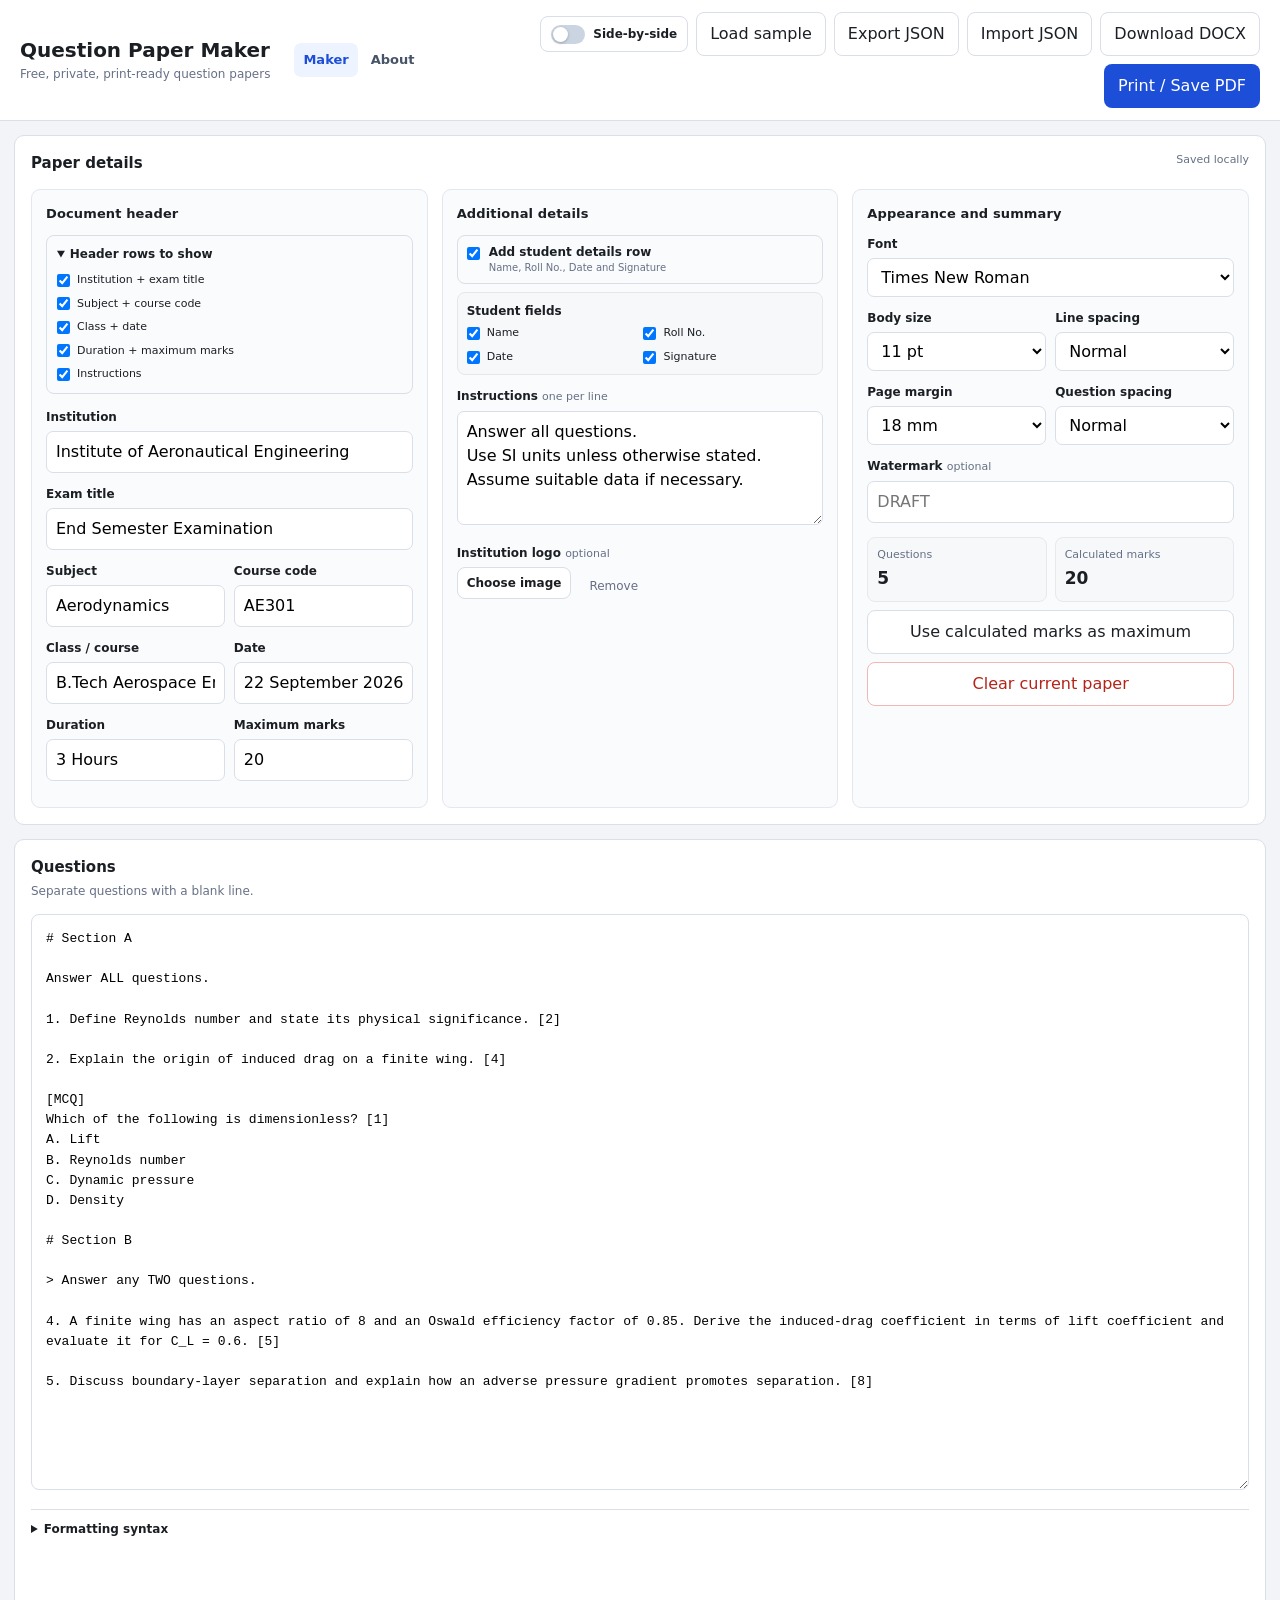
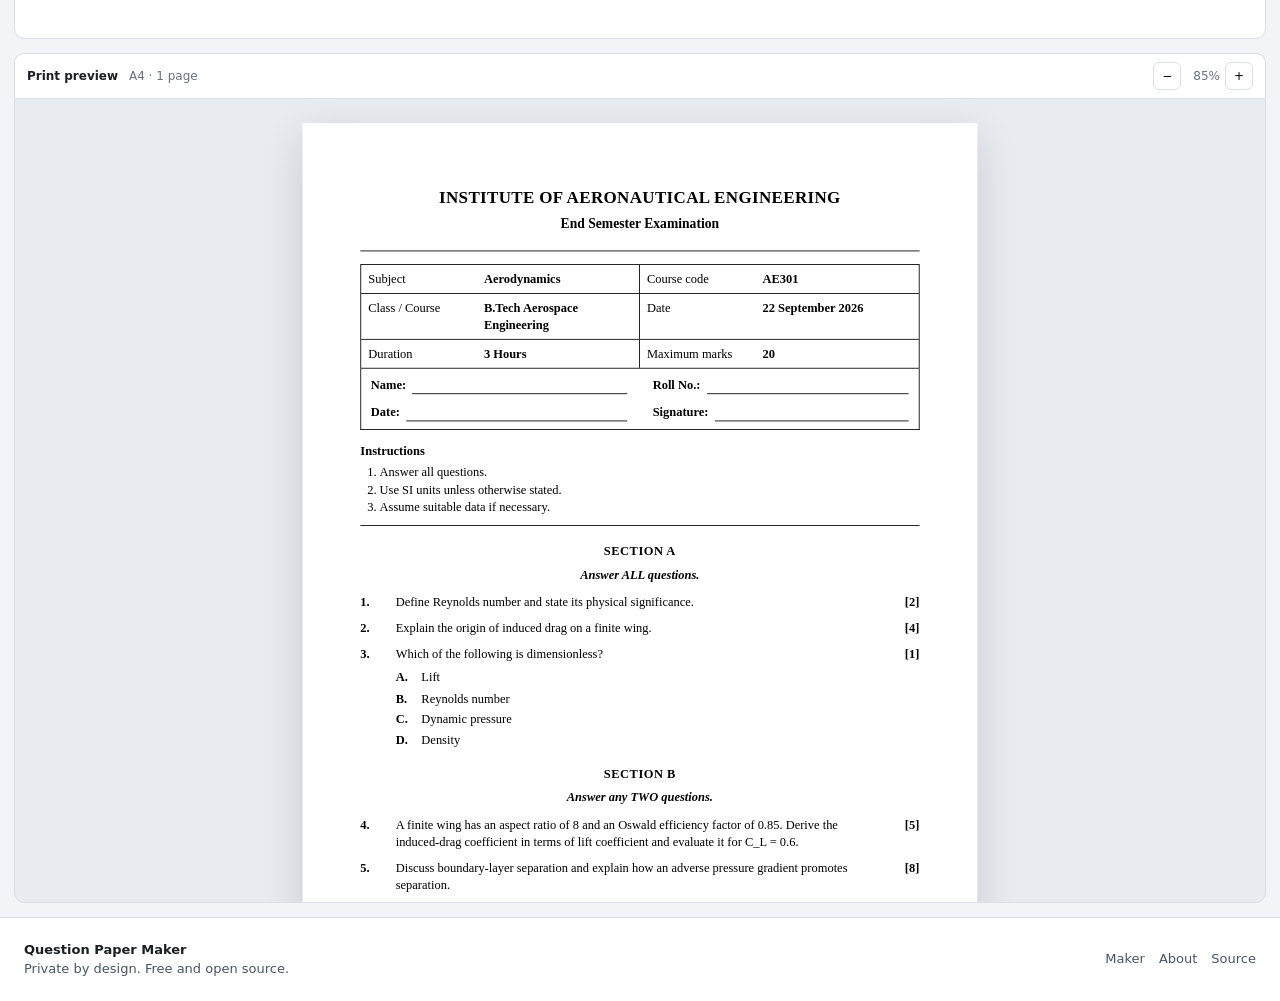
<file: index.html>
<!doctype html>
<html lang="en">
<head>
  <meta charset="utf-8" />
  <meta name="viewport" content="width=device-width, initial-scale=1" />

  <title>Question Paper Maker - Free Question Paper Creator & Formatter</title>
  <meta name="description" content="Create clean, print-ready exam and question papers for free. Format headers, sections, marks, MCQs and instructions, then print or save as PDF. No signup required." />
  <meta name="robots" content="index, follow, max-image-preview:large, max-snippet:-1, max-video-preview:-1" />
  <meta name="theme-color" content="#ffffff" />
  <link rel="canonical" href="https://cibinjoseph.github.io/question-paper-maker/" />
  <link rel="icon" href="favicon.svg" type="image/svg+xml" />

  <meta property="og:type" content="website" />
  <meta property="og:site_name" content="Question Paper Maker" />
  <meta property="og:title" content="Question Paper Maker - Free Question Paper Creator & Formatter" />
  <meta property="og:description" content="A free browser-based tool for formatting clean, print-ready exam and question papers." />
  <meta property="og:url" content="https://cibinjoseph.github.io/question-paper-maker/" />

  <meta name="twitter:card" content="summary" />
  <meta name="twitter:title" content="Question Paper Maker" />
  <meta name="twitter:description" content="Create and format exam papers for free, then print or save them as PDF." />

  <link rel="stylesheet" href="styles.css" />

  <script type="application/ld+json">
  {
    "@context": "https://schema.org",
    "@type": "WebApplication",
    "name": "Question Paper Maker",
    "url": "https://cibinjoseph.github.io/question-paper-maker/",
    "description": "A free browser-based tool for creating and formatting print-ready exam and question papers.",
    "creator": {
      "@type": "Person",
      "name": "Cibin Joseph",
      "url": "https://github.com/cibinjoseph"
    },
    "applicationCategory": "EducationalApplication",
    "operatingSystem": "Any",
    "browserRequirements": "Requires a modern web browser with JavaScript enabled.",
    "isAccessibleForFree": true,
    "offers": {
      "@type": "Offer",
      "price": "0"
    },
    "featureList": [
      "Live A4 question paper preview",
      "Exam header formatting",
      "Optional student information fields",
      "Automatic question numbering",
      "Marks and MCQ formatting",
      "Local browser autosave",
      "JSON import and export",
      "Editable DOCX export",
      "Print and Save as PDF"
    ]
  }
  </script>

</head>
<body>
  <header class="topbar">
    <a class="brand" href="index.html" aria-label="Question Paper Maker home">
      <span class="brand-title">Question Paper Maker</span>
      <span class="brand-tagline">Free, private, print-ready question papers</span>
    </a>

    <div class="topbar-right">
      <nav class="site-nav" aria-label="Main navigation">
        <a href="index.html" aria-current="page">Maker</a>
        <a href="about.html">About</a>
      </nav>

      <div class="top-actions">
        <label class="layout-toggle" for="sideBySideToggle" title="Place the editor to the left of the preview">
          <input id="sideBySideToggle" type="checkbox" role="switch" aria-label="Use side-by-side editor and preview" />
          <span class="toggle-track" aria-hidden="true"><span class="toggle-thumb"></span></span>
          <span>Side-by-side</span>
        </label>
        <button id="sampleBtn" class="btn secondary">Load sample</button>
        <button id="exportBtn" class="btn secondary">Export JSON</button>
        <label class="btn secondary file-btn">
          Import JSON
          <input id="importInput" type="file" accept=".json,application/json" />
        </label>
        <button id="downloadDocxBtn" class="btn secondary">Download DOCX</button>
        <button id="printBtn" class="btn primary">Print / Save PDF</button>
      </div>
    </div>
  </header>

  <main>
    <section class="workspace" aria-label="Exam paper editor">
      <aside class="panel settings-panel">
        <div class="panel-heading">
          <h2>Paper details</h2>
          <span id="saveStatus" class="save-status">Saved locally</span>
        </div>

        <div class="settings-grid">
          <section class="settings-group" aria-labelledby="documentHeaderLabel">
            <h3 id="documentHeaderLabel">Document header</h3>

            <details class="header-visibility" open>
              <summary>Header rows to show</summary>
              <div class="header-visibility-grid">
                <label><input id="headingRowEnabled" type="checkbox" checked /> Institution + exam title</label>
                <label><input id="subjectRowEnabled" type="checkbox" checked /> Subject + course code</label>
                <label><input id="classRowEnabled" type="checkbox" checked /> Class + date</label>
                <label><input id="durationRowEnabled" type="checkbox" checked /> Duration + maximum marks</label>
                <label><input id="instructionsEnabled" type="checkbox" checked /> Instructions</label>
              </div>
            </details>

        <div class="field">
          <label for="institution">Institution</label>
          <input id="institution" type="text" placeholder="Institution name" />
        </div>

        <div class="field">
          <label for="examTitle">Exam title</label>
          <input id="examTitle" type="text" placeholder="End Semester Examination" />
        </div>

        <div class="field two-col">
          <div>
            <label for="subject">Subject</label>
            <input id="subject" type="text" placeholder="Fluid Mechanics" />
          </div>
          <div>
            <label for="courseCode">Course code</label>
            <input id="courseCode" type="text" placeholder="AE301" />
          </div>
        </div>

        <div class="field two-col">
          <div>
            <label for="className">Class / course</label>
            <input id="className" type="text" placeholder="B.Tech III Year" />
          </div>
          <div>
            <label for="examDate">Date</label>
            <input id="examDate" type="text" placeholder="22 September 2026" />
          </div>
        </div>

        <div class="field two-col">
          <div>
            <label for="duration">Duration</label>
            <input id="duration" type="text" placeholder="3 Hours" />
          </div>
          <div>
            <label for="maxMarks">Maximum marks</label>
            <input id="maxMarks" type="text" placeholder="100" />
          </div>
        </div>

          </section>

          <section class="settings-group" aria-labelledby="additionalDetailsLabel">
            <h3 id="additionalDetailsLabel">Additional details</h3>

        <div class="field student-details-control">
          <label class="check-row" for="studentDetailsEnabled">
            <input id="studentDetailsEnabled" type="checkbox" />
            <span>
              Add student details row
              <small>Name, Roll No., Date and Signature</small>
            </span>
          </label>
        </div>

        <div id="studentDetailsOptions" class="student-details-options hidden">
          <div class="field no-margin">
            <label>Student fields</label>
            <div class="student-field-toggles">
              <label><input id="studentNameEnabled" type="checkbox" checked /> Name</label>
              <label><input id="studentRollEnabled" type="checkbox" checked /> Roll No.</label>
              <label><input id="studentDateEnabled" type="checkbox" checked /> Date</label>
              <label><input id="studentSignEnabled" type="checkbox" checked /> Signature</label>
            </div>
          </div>
        </div>

        <div class="field">
          <label for="instructions">Instructions <span class="hint">one per line</span></label>
          <textarea id="instructions" rows="4" placeholder="Answer all questions.
Assume suitable data if necessary."></textarea>
        </div>

        <div class="field">
          <label>Institution logo <span class="hint">optional</span></label>
          <div class="logo-controls">
            <label class="btn secondary small file-btn">
              Choose image
              <input id="logoInput" type="file" accept="image/*" />
            </label>
            <button id="removeLogoBtn" class="btn ghost small">Remove</button>
          </div>
        </div>

          </section>

          <section class="settings-group" aria-labelledby="appearanceLabel">
            <h3 id="appearanceLabel">Appearance and summary</h3>

        <div class="field">
          <label for="fontFamily">Font</label>
          <select id="fontFamily">
            <option value="'Times New Roman', Times, serif">Times New Roman</option>
            <option value="Georgia, serif">Georgia</option>
            <option value="Arial, Helvetica, sans-serif">Arial</option>
            <option value="'Courier New', monospace">Courier New</option>
          </select>
        </div>

        <div class="field two-col">
          <div>
            <label for="fontSize">Body size</label>
            <select id="fontSize">
              <option value="10.5">10.5 pt</option>
              <option value="11" selected>11 pt</option>
              <option value="11.5">11.5 pt</option>
              <option value="12">12 pt</option>
              <option value="13">13 pt</option>
            </select>
          </div>
          <div>
            <label for="lineHeight">Line spacing</label>
            <select id="lineHeight">
              <option value="1.25">Compact</option>
              <option value="1.4" selected>Normal</option>
              <option value="1.6">Relaxed</option>
            </select>
          </div>
        </div>

        <div class="field two-col">
          <div>
            <label for="pageMargin">Page margin</label>
            <select id="pageMargin">
              <option value="12">12 mm</option>
              <option value="15">15 mm</option>
              <option value="18" selected>18 mm</option>
              <option value="20">20 mm</option>
              <option value="25">25 mm</option>
            </select>
          </div>
          <div>
            <label for="questionGap">Question spacing</label>
            <select id="questionGap">
              <option value="6">Tight</option>
              <option value="10" selected>Normal</option>
              <option value="16">Loose</option>
            </select>
          </div>
        </div>

        <div class="field">
          <label for="watermark">Watermark <span class="hint">optional</span></label>
          <input id="watermark" type="text" placeholder="DRAFT" />
        </div>

        <div class="stats">
          <div>
            <span>Questions</span>
            <strong id="questionCount">0</strong>
          </div>
          <div>
            <span>Calculated marks</span>
            <strong id="calculatedMarks">0</strong>
          </div>
        </div>

        <button id="useCalculatedMarksBtn" class="btn secondary full">Use calculated marks as maximum</button>
        <div id="marksWarning" class="warning hidden"></div>

        <button id="clearBtn" class="btn danger full">Clear current paper</button>
          </section>
        </div>
      </aside>

      <section class="panel editor-panel">
        <div class="panel-heading">
          <div>
            <h2>Questions</h2>
            <p class="subtle">Separate questions with a blank line.</p>
          </div>
        </div>

        <textarea id="questionInput" class="question-editor" spellcheck="true" placeholder="# Section A

Answer ALL questions.

1. Define Reynolds number. [2]

2. Explain the physical meaning of boundary-layer separation. [5]

[MCQ]
Which quantity is dimensionless? [1]
A. Lift
B. Reynolds number
C. Velocity
D. Density"></textarea>

        <details class="syntax-help">
          <summary>Formatting syntax</summary>
          <div class="syntax-grid">
            <code># Section A</code><span>Section heading</span>
            <code>&gt; Answer ALL questions</code><span>Unnumbered section instruction</span>
            <code>1. Question text [5]</code><span>Numbered question with right-aligned marks</span>
            <code>[MCQ]</code><span>Starts an MCQ block</span>
            <code>A. Option text</code><span>MCQ option</span>
            <code>- item</code><span>Indented bullet / sub-point</span>
            <code>---</code><span>Thin separator line</span>
          </div>
          <p class="subtle">Only numbered entries and <code>[MCQ]</code> blocks are treated as questions. Other standalone lines remain unnumbered instructions.</p>
        </details>
      </section>

      <section class="preview-shell" aria-label="A4 print preview">
        <div class="preview-toolbar">
          <div>
            <strong>Print preview</strong>
            <span>A4 · <span id="pageCount">1 page</span></span>
          </div>
          <div class="zoom-controls">
            <button id="zoomOutBtn" class="icon-btn" aria-label="Zoom out">−</button>
            <span id="zoomLabel">85%</span>
            <button id="zoomInBtn" class="icon-btn" aria-label="Zoom in">+</button>
          </div>
        </div>

        <div id="previewViewport" class="preview-viewport">
          <div id="previewPages" class="preview-pages">
          <article id="paper" class="paper" aria-label="Question paper preview, page 1">
            <div id="watermarkLayer" class="watermark"></div>

            <header id="paperHeader" class="paper-header">
              <img id="paperLogo" class="paper-logo hidden" alt="Institution logo" />
              <div class="paper-heading">
                <div id="paperInstitution" class="paper-institution"></div>
                <div id="paperExamTitle" class="paper-exam-title"></div>
              </div>
            </header>

            <div id="metaGrid" class="meta-grid">
              <div id="subjectMetaRow" class="meta-row">
                <div><span>Subject</span><strong id="paperSubject"></strong></div>
                <div><span>Course code</span><strong id="paperCourseCode"></strong></div>
              </div>
              <div id="classMetaRow" class="meta-row">
                <div><span>Class / Course</span><strong id="paperClass"></strong></div>
                <div><span>Date</span><strong id="paperDate"></strong></div>
              </div>
              <div id="durationMetaRow" class="meta-row">
                <div><span>Duration</span><strong id="paperDuration"></strong></div>
                <div><span>Maximum marks</span><strong id="paperMaxMarks"></strong></div>
              </div>
            </div>

            <div id="studentDetailsRow" class="student-details-row hidden"></div>

            <section id="instructionsBlock" class="instructions-block hidden">
              <strong>Instructions</strong>
              <ol id="paperInstructions"></ol>
            </section>

            <div id="questionPreview" class="questions"></div>

            <footer class="paper-footer">
              <span class="page-number">Page 1 of 1</span>
            </footer>
          </article>
          </div>
        </div>
      </section>
    </section>

  </main>

  <footer class="site-footer">
    <div>
      <strong>Question Paper Maker</strong>
      <span>Private by design. Free and open source.</span>
    </div>
    <nav aria-label="Footer navigation">
      <a href="index.html">Maker</a>
      <a href="about.html">About</a>
      <a href="https://github.com/cibinjoseph/question-paper-maker" target="_blank" rel="noopener noreferrer">Source</a>
    </nav>
  </footer>

  <script src="vendor/docx.iife.js"></script>
  <script src="docx-export.js"></script>
  <script src="app.js"></script>
</body>
</html>
</file>
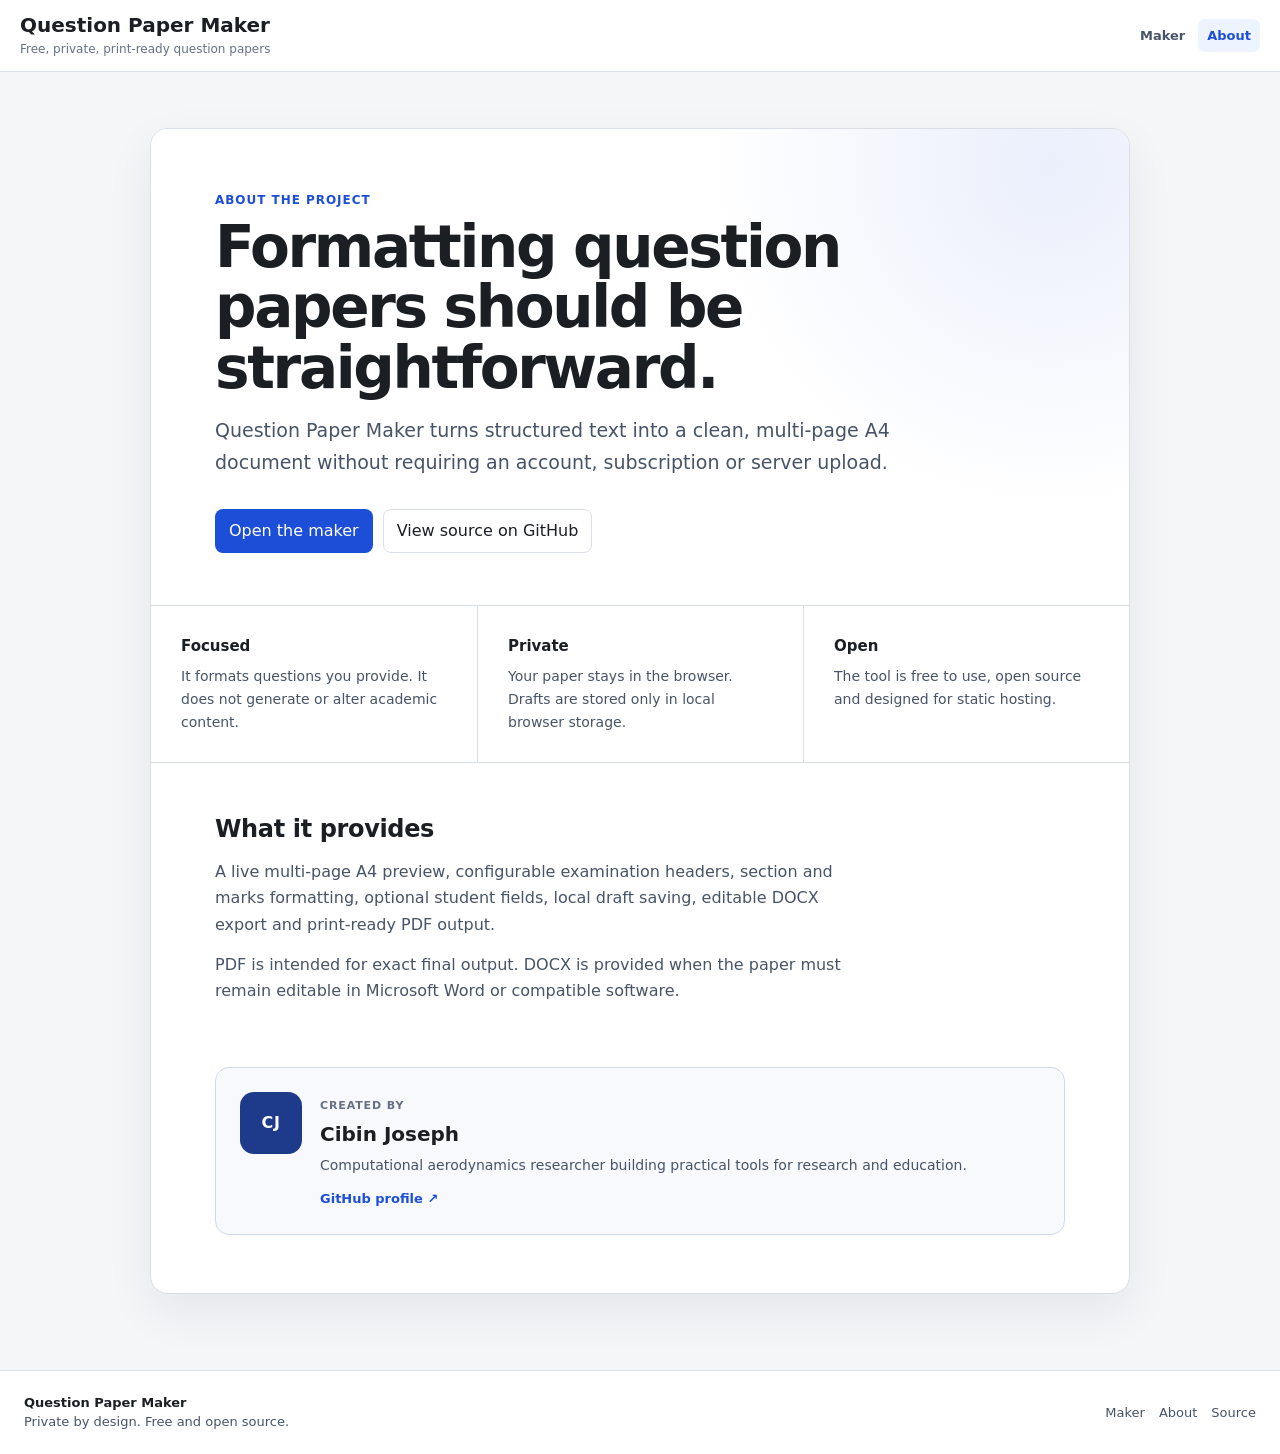
<file: about.html>
<!doctype html>
<html lang="en">
<head>
  <meta charset="utf-8" />
  <meta name="viewport" content="width=device-width, initial-scale=1" />

  <title>About Question Paper Maker</title>
  <meta name="description" content="Question Paper Maker is a free, private and open-source browser tool for producing clean question papers in PDF and DOCX formats." />
  <meta name="robots" content="index, follow, max-image-preview:large, max-snippet:-1, max-video-preview:-1" />
  <meta name="theme-color" content="#ffffff" />
  <link rel="canonical" href="https://cibinjoseph.github.io/question-paper-maker/about.html" />
  <link rel="icon" href="favicon.svg" type="image/svg+xml" />

  <meta property="og:type" content="website" />
  <meta property="og:site_name" content="Question Paper Maker" />
  <meta property="og:title" content="About Question Paper Maker" />
  <meta property="og:description" content="A free, private and open-source tool for formatting print-ready question papers." />
  <meta property="og:url" content="https://cibinjoseph.github.io/question-paper-maker/about.html" />

  <meta name="twitter:card" content="summary" />
  <meta name="twitter:title" content="About Question Paper Maker" />
  <meta name="twitter:description" content="Free, private question-paper formatting in your browser." />

  <link rel="stylesheet" href="styles.css" />

  <script type="application/ld+json">
  {
    "@context": "https://schema.org",
    "@type": "AboutPage",
    "name": "About Question Paper Maker",
    "url": "https://cibinjoseph.github.io/question-paper-maker/about.html",
    "description": "Information about the free Question Paper Maker web application.",
    "author": {
      "@type": "Person",
      "name": "Cibin Joseph",
      "url": "https://github.com/cibinjoseph"
    }
  }
  </script>
</head>
<body class="content-page">
  <header class="topbar">
    <a class="brand" href="index.html" aria-label="Question Paper Maker home">
      <span class="brand-title">Question Paper Maker</span>
      <span class="brand-tagline">Free, private, print-ready question papers</span>
    </a>

    <nav class="site-nav content-nav" aria-label="Main navigation">
      <a href="index.html">Maker</a>
      <a href="about.html" aria-current="page">About</a>
    </nav>
  </header>

  <main class="about-shell">
    <article class="about-card">
      <header class="about-hero">
        <p class="eyebrow">About the project</p>
        <h1>Formatting question papers should be straightforward.</h1>
        <p class="about-lead">
          Question Paper Maker turns structured text into a clean, multi-page A4 document without requiring an account, subscription or server upload.
        </p>
        <div class="about-actions">
          <a class="btn primary" href="index.html">Open the maker</a>
          <a class="btn secondary" href="https://github.com/cibinjoseph/question-paper-maker" target="_blank" rel="noopener noreferrer">View source on GitHub</a>
        </div>
      </header>

      <section class="about-principles" aria-label="Project principles">
        <div>
          <strong>Focused</strong>
          <p>It formats questions you provide. It does not generate or alter academic content.</p>
        </div>
        <div>
          <strong>Private</strong>
          <p>Your paper stays in the browser. Drafts are stored only in local browser storage.</p>
        </div>
        <div>
          <strong>Open</strong>
          <p>The tool is free to use, open source and designed for static hosting.</p>
        </div>
      </section>

      <section class="about-copy">
        <h2>What it provides</h2>
        <p>
          A live multi-page A4 preview, configurable examination headers, section and marks formatting, optional student fields, local draft saving, editable DOCX export and print-ready PDF output.
        </p>
        <p>
          PDF is intended for exact final output. DOCX is provided when the paper must remain editable in Microsoft Word or compatible software.
        </p>
      </section>

      <aside class="creator-card" aria-label="About the creator">
        <div class="creator-mark" aria-hidden="true">CJ</div>
        <div>
          <span class="creator-label">Created by</span>
          <h2>Cibin Joseph</h2>
          <p>Computational aerodynamics researcher building practical tools for research and education.</p>
          <a href="https://github.com/cibinjoseph" target="_blank" rel="noopener noreferrer">GitHub profile <span aria-hidden="true">↗</span></a>
        </div>
      </aside>
    </article>
  </main>

  <footer class="site-footer">
    <div>
      <strong>Question Paper Maker</strong>
      <span>Private by design. Free and open source.</span>
    </div>
    <nav aria-label="Footer navigation">
      <a href="index.html">Maker</a>
      <a href="about.html">About</a>
      <a href="https://github.com/cibinjoseph/question-paper-maker" target="_blank" rel="noopener noreferrer">Source</a>
    </nav>
  </footer>
</body>
</html>
</file>
<file: styles.css>
* {
  box-sizing: border-box;
}

:root {
  --bg: #f2f4f7;
  --panel: #ffffff;
  --line: #d9dee7;
  --text: #1b1f24;
  --muted: #667085;
  --accent: #1d4ed8;
  --accent-dark: #173ea8;
  --danger: #b42318;
  --paper-shadow: 0 18px 45px rgba(22, 34, 51, 0.16);
}

html {
  scroll-behavior: smooth;
}

html,
body {
  margin: 0;
  min-height: 100%;
  background: var(--bg);
  color: var(--text);
  font-family: Inter, ui-sans-serif, system-ui, -apple-system, BlinkMacSystemFont, "Segoe UI", sans-serif;
}

body {
  line-height: 1.5;
}

button,
input,
textarea,
select {
  font: inherit;
}

a {
  color: inherit;
}

.topbar {
  min-height: 72px;
  display: flex;
  gap: 24px;
  align-items: center;
  justify-content: space-between;
  padding: 12px 20px;
  background: #fff;
  border-bottom: 1px solid var(--line);
  position: sticky;
  top: 0;
  z-index: 30;
}

.brand {
  display: flex;
  flex-direction: column;
  text-decoration: none;
  min-width: max-content;
}

.brand-title {
  font-weight: 750;
  font-size: 20px;
  line-height: 1.2;
}

.brand-tagline {
  margin-top: 3px;
  color: var(--muted);
  font-size: 12px;
}

.topbar-right {
  display: flex;
  align-items: center;
  justify-content: flex-end;
  gap: 16px;
  min-width: 0;
}

.site-nav {
  display: flex;
  align-items: center;
  gap: 4px;
}

.site-nav a {
  padding: 7px 9px;
  color: #475467;
  text-decoration: none;
  border-radius: 7px;
  font-size: 13px;
  font-weight: 600;
}

.site-nav a:hover,
.site-nav a[aria-current="page"] {
  color: var(--accent);
  background: #eef4ff;
}

.top-actions {
  display: flex;
  align-items: center;
  flex-wrap: wrap;
  justify-content: flex-end;
  gap: 8px;
}

.layout-toggle {
  display: inline-flex;
  align-items: center;
  gap: 8px;
  min-height: 36px;
  padding: 0 10px;
  border: 1px solid var(--line);
  border-radius: 8px;
  background: #fff;
  color: var(--text);
  font-size: 12px;
  font-weight: 650;
  cursor: pointer;
  user-select: none;
}

.layout-toggle input {
  position: absolute;
  opacity: 0;
  pointer-events: none;
}

.toggle-track {
  width: 34px;
  height: 19px;
  padding: 2px;
  border-radius: 999px;
  background: #cbd5e1;
  transition: background 0.18s ease;
}

.toggle-thumb {
  display: block;
  width: 15px;
  height: 15px;
  border-radius: 50%;
  background: #fff;
  box-shadow: 0 1px 3px rgba(15, 23, 42, 0.28);
  transition: transform 0.18s ease;
}

.layout-toggle input:checked + .toggle-track {
  background: var(--accent);
}

.layout-toggle input:checked + .toggle-track .toggle-thumb {
  transform: translateX(15px);
}

.layout-toggle:has(input:focus-visible) {
  outline: 3px solid rgba(29, 78, 216, 0.18);
  outline-offset: 2px;
}

.btn {
  display: inline-flex;
  align-items: center;
  justify-content: center;
  border: 1px solid transparent;
  border-radius: 8px;
  padding: 9px 13px;
  cursor: pointer;
  transition: 0.15s ease;
  white-space: nowrap;
  text-decoration: none;
}

.btn:hover {
  transform: translateY(-1px);
}

.btn:disabled {
  cursor: wait;
  opacity: 0.62;
  transform: none;
}

.btn.primary {
  background: var(--accent);
  color: #fff;
}

.btn.primary:hover {
  background: var(--accent-dark);
}

.btn.secondary {
  background: #fff;
  border-color: var(--line);
  color: var(--text);
}

.btn.ghost {
  background: transparent;
  border-color: transparent;
  color: var(--muted);
}

.btn.danger {
  background: #fff;
  border-color: #f0b7b3;
  color: var(--danger);
}

.btn.small {
  padding: 6px 9px;
  font-size: 12px;
}

.btn.full {
  width: 100%;
  margin-top: 8px;
}

.file-btn {
  position: relative;
  overflow: hidden;
}

.file-btn input {
  position: absolute;
  inset: 0;
  opacity: 0;
  cursor: pointer;
}

.workspace {
  display: grid;
  grid-template-columns: minmax(0, 1fr);
  gap: 14px;
  align-items: start;
  padding: 14px;
}

.panel {
  background: var(--panel);
  border: 1px solid var(--line);
  border-radius: 10px;
}

.settings-panel {
  padding: 16px;
  position: relative;
  max-height: none;
  grid-column: 1 / -1;
}

.settings-grid {
  display: grid;
  grid-template-columns: repeat(3, minmax(0, 1fr));
  gap: 14px;
  align-items: start;
}

.settings-group {
  min-width: 0;
  height: 100%;
  padding: 14px;
  border: 1px solid #e3e7ee;
  border-radius: 9px;
  background: #fafbfc;
}

.settings-group h3 {
  margin: 0 0 12px;
  font-size: 13px;
  letter-spacing: 0.01em;
}

.editor-panel {
  padding: 16px;
  min-height: calc(100vh - 100px);
}

.panel-heading {
  display: flex;
  align-items: flex-start;
  justify-content: space-between;
  gap: 12px;
  margin-bottom: 14px;
}

.panel h2,
.section-label {
  margin: 0;
  font-size: 15px;
}

.section-label {
  margin-bottom: 12px;
}

.subtle,
.hint {
  color: var(--muted);
}

.subtle {
  margin: 4px 0 0;
  font-size: 12px;
}

.hint {
  font-weight: 400;
  font-size: 11px;
}

.save-status {
  font-size: 11px;
  color: var(--muted);
}

.field {
  margin-bottom: 12px;
}

.field.no-margin {
  margin-bottom: 0;
}

.field label {
  display: block;
  margin-bottom: 5px;
  font-size: 12px;
  font-weight: 650;
}

.field input,
.field textarea,
.field select {
  width: 100%;
  border: 1px solid var(--line);
  border-radius: 7px;
  padding: 8px 9px;
  outline: none;
  background: #fff;
}

.field input:focus,
.field textarea:focus,
.field select:focus,
.question-editor:focus {
  border-color: #7aa2ff;
  box-shadow: 0 0 0 3px rgba(29, 78, 216, 0.1);
}

.two-col {
  display: grid;
  grid-template-columns: 1fr 1fr;
  gap: 9px;
}

.logo-controls {
  display: flex;
  gap: 8px;
  align-items: center;
}

.header-visibility {
  margin: 0 0 14px;
  border: 1px solid var(--line);
  border-radius: 8px;
  background: #fafbfc;
}

.header-visibility summary {
  cursor: pointer;
  padding: 9px 10px;
  font-size: 12px;
  font-weight: 650;
}

.header-visibility-grid {
  display: grid;
  gap: 7px;
  padding: 0 10px 10px;
}

.header-visibility-grid label,
.student-field-toggles label {
  display: flex;
  align-items: center;
  gap: 7px;
  margin: 0;
  font-size: 11px;
  font-weight: 500;
  cursor: pointer;
}

.header-visibility-grid input,
.student-field-toggles input {
  width: auto;
  margin: 0;
}

.student-details-control {
  margin-top: 2px;
}

.check-row {
  display: flex !important;
  gap: 9px;
  align-items: flex-start;
  padding: 9px;
  border: 1px solid var(--line);
  border-radius: 8px;
  cursor: pointer;
  background: #fafbfc;
}

.check-row input {
  width: auto !important;
  margin: 2px 0 0;
  padding: 0 !important;
  box-shadow: none !important;
}

.check-row span {
  display: block;
  line-height: 1.2;
}

.check-row small {
  display: block;
  margin-top: 3px;
  color: var(--muted);
  font-size: 10px;
  font-weight: 400;
}

.student-details-options {
  margin: -4px 0 12px;
  padding: 9px;
  background: #f7f8fa;
  border: 1px solid #e5e7eb;
  border-radius: 8px;
}

.student-field-toggles {
  display: grid;
  grid-template-columns: 1fr 1fr;
  gap: 7px;
}

.stats {
  display: grid;
  grid-template-columns: 1fr 1fr;
  gap: 8px;
  margin-top: 14px;
}

.stats > div {
  background: #f7f8fa;
  border: 1px solid #e7e9ee;
  border-radius: 8px;
  padding: 9px;
}

.stats span {
  display: block;
  color: var(--muted);
  font-size: 11px;
}

.stats strong {
  display: block;
  margin-top: 3px;
  font-size: 17px;
}

.warning {
  margin-top: 8px;
  border: 1px solid #ffd3a8;
  background: #fff8ed;
  color: #8a4b08;
  border-radius: 7px;
  padding: 8px;
  font-size: 11px;
  line-height: 1.35;
}

.hidden {
  display: none !important;
}

.question-editor {
  width: 100%;
  min-height: 64vh;
  resize: vertical;
  border: 1px solid var(--line);
  border-radius: 8px;
  padding: 14px;
  font-family: "SFMono-Regular", Consolas, "Liberation Mono", monospace;
  line-height: 1.55;
  font-size: 13px;
  outline: none;
}

.syntax-help {
  margin-top: 12px;
  border-top: 1px solid var(--line);
  padding-top: 10px;
}

.syntax-help summary {
  cursor: pointer;
  font-size: 12px;
  font-weight: 650;
}

.syntax-grid {
  display: grid;
  grid-template-columns: max-content 1fr;
  gap: 7px 10px;
  align-items: center;
  margin-top: 10px;
  font-size: 12px;
}

.syntax-grid code,
.article-card code {
  background: #f3f4f6;
  border-radius: 5px;
  padding: 3px 5px;
}

.preview-shell {
  grid-column: 1 / -1;
  min-width: 0;
  position: relative;
  height: 850px;
  display: flex;
  flex-direction: column;
  overflow: hidden;
  border: 1px solid var(--line);
  border-radius: 10px;
  background: #e8ebef;
}

@media (min-width: 1101px) {
  .workspace.side-by-side {
    grid-template-columns: minmax(360px, 0.85fr) minmax(520px, 1.25fr);
  }

  .workspace.side-by-side .settings-panel {
    grid-column: 1 / -1;
    position: relative;
    top: auto;
    max-height: none;
    overflow: visible;
  }

  .workspace.side-by-side .preview-shell {
    grid-column: auto;
    position: sticky;
    top: 86px;
    height: calc(100vh - 100px);
  }
}

.preview-toolbar {
  min-height: 44px;
  display: flex;
  align-items: center;
  justify-content: space-between;
  padding: 8px 12px;
  border-bottom: 1px solid var(--line);
  background: #fff;
  font-size: 12px;
}

.preview-toolbar span {
  color: var(--muted);
  margin-left: 7px;
}

.preview-toolbar #pageCount {
  margin-left: 0;
}

.zoom-controls {
  display: flex;
  align-items: center;
  gap: 5px;
}

.icon-btn {
  width: 28px;
  height: 28px;
  border-radius: 6px;
  border: 1px solid var(--line);
  background: #fff;
  cursor: pointer;
}

.preview-viewport {
  overflow: auto;
  padding: 24px;
  flex: 1;
}

.preview-pages {
  --preview-scale: 0.85;
  --paper-font: "Times New Roman", Times, serif;
  --paper-font-size: 11pt;
  --paper-line-height: 1.4;
  --paper-margin: 18mm;
  --question-gap: 10px;
}

.paper {
  box-sizing: border-box;
  width: 210mm;
  height: 297mm;
  min-height: 297mm;
  margin: 0 auto;
  padding: var(--paper-margin);
  background: #fff;
  color: #000;
  box-shadow: var(--paper-shadow);
  font-family: var(--paper-font);
  font-size: var(--paper-font-size);
  line-height: var(--paper-line-height);
  position: relative;
  overflow: hidden;
  transform-origin: top center;
}

.paper.has-oversized-content {
  height: auto;
  overflow: visible;
}

.watermark {
  position: absolute;
  inset: 45% 0 auto 0;
  text-align: center;
  font-family: Arial, sans-serif;
  font-size: 56pt;
  font-weight: 700;
  letter-spacing: 0.08em;
  opacity: 0.045;
  transform: rotate(-28deg);
  pointer-events: none;
  z-index: 0;
}

.paper > *:not(.watermark) {
  position: relative;
  z-index: 1;
}

.paper-header {
  min-height: 22mm;
  display: grid;
  grid-template-columns: 20mm 1fr 20mm;
  align-items: center;
  border-bottom: 1.5px solid #000;
  padding-bottom: 4mm;
  margin-bottom: 4mm;
}

.paper-logo {
  width: 18mm;
  height: 18mm;
  object-fit: contain;
}

.paper-heading {
  grid-column: 2;
  text-align: center;
}

.paper-institution {
  font-weight: 700;
  font-size: 15pt;
  text-transform: uppercase;
  letter-spacing: 0.02em;
}

.paper-exam-title {
  margin-top: 2mm;
  font-size: 12pt;
  font-weight: 700;
}

.meta-grid {
  border: 1px solid #000;
  margin-bottom: 4mm;
}

.meta-row {
  display: grid;
  grid-template-columns: 1fr 1fr;
  border-bottom: 1px solid #000;
}

.meta-row.last-visible {
  border-bottom: 0;
}

.meta-row > div {
  display: grid;
  grid-template-columns: 34mm 1fr;
  gap: 2mm;
  padding: 1.6mm 2.2mm;
}

.meta-row > div:first-child {
  border-right: 1px solid #000;
}

.student-details-row {
  display: grid;
  grid-template-columns: repeat(2, minmax(0, 1fr));
  gap: 3mm 8mm;
  border: 1px solid #000;
  margin-bottom: 4mm;
  padding: 2.5mm 3mm;
  break-inside: avoid;
  page-break-inside: avoid;
}

.student-details-row.attached-to-meta {
  border-top: 0;
  margin-top: -4mm;
}

.student-detail-cell {
  display: flex;
  align-items: flex-end;
  gap: 2mm;
  min-width: 0;
}

.student-detail-label {
  white-space: nowrap;
  font-weight: 600;
}

.student-detail-line {
  flex: 1;
  min-width: 18mm;
  border-bottom: 0.6px solid #000;
  height: 1.1em;
}

.instructions-block {
  border-bottom: 1px solid #000;
  padding-bottom: 3mm;
  margin-bottom: 4mm;
}

.instructions-block > strong {
  display: block;
  margin-bottom: 1mm;
}

.instructions-block ol {
  margin: 0;
  padding-left: 6mm;
}

.questions {
  padding-bottom: 10mm;
}

.question-block {
  break-inside: avoid;
  page-break-inside: avoid;
  margin-bottom: var(--question-gap);
}

.question-line {
  display: grid;
  grid-template-columns: 9mm 1fr max-content;
  gap: 2mm;
  align-items: start;
}

.question-number {
  font-weight: 700;
}

.question-text {
  min-width: 0;
}

.question-marks {
  min-width: 11mm;
  text-align: right;
  font-weight: 700;
  white-space: nowrap;
}

.section-heading {
  break-after: avoid;
  page-break-after: avoid;
  text-align: center;
  font-weight: 700;
  text-transform: uppercase;
  margin: 5mm 0 3mm;
  letter-spacing: 0.04em;
}

.section-instruction {
  break-after: avoid;
  page-break-after: avoid;
  margin: -1mm 0 3mm;
  text-align: center;
  font-style: italic;
  font-weight: 600;
}

.subpoint {
  margin: 1.5mm 0 0 11mm;
  padding-left: 5mm;
}

.mcq-options {
  margin: 2mm 0 0 11mm;
  display: grid;
  gap: 1mm;
}

.mcq-option {
  display: grid;
  grid-template-columns: 7mm 1fr;
  gap: 1mm;
}

.separator {
  border: 0;
  border-top: 1px solid #777;
  margin: 4mm 0;
}

.paper-footer {
  position: absolute !important;
  right: var(--paper-margin);
  bottom: 7mm;
  left: var(--paper-margin);
  display: flex;
  justify-content: flex-end;
  gap: 8mm;
  padding-top: 2mm;
  border-top: 0.5px solid #aaa;
  color: #777;
  font-size: 8pt;
}

.page-number {
  white-space: nowrap;
}

.eyebrow {
  margin: 0 0 8px;
  color: var(--accent);
  font-size: 12px;
  font-weight: 750;
  letter-spacing: 0.08em;
  text-transform: uppercase;
}

.site-footer {
  display: flex;
  align-items: center;
  justify-content: space-between;
  gap: 20px;
  padding: 22px 24px;
  border-top: 1px solid var(--line);
  background: #fff;
  color: #475467;
  font-size: 13px;
}

.site-footer > div {
  display: flex;
  flex-direction: column;
}

.site-footer strong {
  color: var(--text);
}

.site-footer nav {
  display: flex;
  gap: 14px;
}

.site-footer a {
  text-decoration: none;
}

.site-footer a:hover {
  color: var(--accent);
}

/* About page */
.content-page {
  background: #f4f6f8;
}

.content-nav {
  margin-left: auto;
}

.about-shell {
  padding: 56px 22px 76px;
}

.about-card {
  max-width: 980px;
  margin: 0 auto;
  overflow: hidden;
  border: 1px solid var(--line);
  border-radius: 18px;
  background: #fff;
  box-shadow: 0 18px 48px rgba(22, 34, 51, 0.07);
}

.about-hero {
  padding: 62px 64px 52px;
  border-bottom: 1px solid var(--line);
  background:
    radial-gradient(circle at 92% 8%, rgba(29, 78, 216, 0.09), transparent 34%),
    #fff;
}

.about-hero h1 {
  max-width: 780px;
  margin: 0 0 16px;
  font-size: clamp(36px, 5.5vw, 58px);
  line-height: 1.04;
  letter-spacing: -0.04em;
}

.about-lead {
  max-width: 760px;
  margin: 0;
  color: #475467;
  font-size: 19px;
  line-height: 1.7;
}

.about-actions {
  display: flex;
  flex-wrap: wrap;
  gap: 10px;
  margin-top: 30px;
}

.about-principles {
  display: grid;
  grid-template-columns: repeat(3, 1fr);
  border-bottom: 1px solid var(--line);
}

.about-principles > div {
  padding: 28px 30px;
}

.about-principles > div + div {
  border-left: 1px solid var(--line);
}

.about-principles strong {
  font-size: 15px;
}

.about-principles p,
.about-copy p,
.creator-card p {
  color: #475467;
  line-height: 1.65;
}

.about-principles p {
  margin: 7px 0 0;
  font-size: 14px;
}

.about-copy {
  max-width: 760px;
  padding: 48px 64px 20px;
}

.about-copy h2 {
  margin: 0 0 12px;
  font-size: 24px;
  letter-spacing: -0.015em;
}

.about-copy p {
  margin: 0 0 14px;
  font-size: 16px;
}

.creator-card {
  display: grid;
  grid-template-columns: 62px 1fr;
  gap: 18px;
  align-items: start;
  margin: 28px 64px 58px;
  padding: 24px;
  border: 1px solid #cfd9ef;
  border-radius: 14px;
  background: #f7f9fd;
}

.creator-mark {
  width: 62px;
  height: 62px;
  display: grid;
  place-items: center;
  border-radius: 14px;
  background: #1e3a8a;
  color: #fff;
  font-weight: 800;
  letter-spacing: 0.04em;
}

.creator-label {
  color: var(--muted);
  font-size: 11px;
  font-weight: 750;
  letter-spacing: 0.08em;
  text-transform: uppercase;
}

.creator-card h2 {
  margin: 3px 0 5px;
  font-size: 20px;
}

.creator-card p {
  margin: 0 0 9px;
  font-size: 14px;
}

.creator-card a {
  color: var(--accent);
  font-size: 13px;
  font-weight: 700;
  text-decoration: none;
}

.creator-card a:hover {
  text-decoration: underline;
}

@media (max-width: 980px) {
  .topbar {
    position: relative;
    align-items: flex-start;
  }

  .topbar-right {
    align-items: flex-end;
    flex-direction: column;
  }

  .about-principles {
    grid-template-columns: 1fr;
  }

  .about-principles > div + div {
    border-top: 1px solid var(--line);
    border-left: 0;
  }
}

@media (max-width: 1100px) {
  .layout-toggle {
    display: none;
  }

  .settings-grid {
    grid-template-columns: repeat(2, minmax(0, 1fr));
  }
}

@media (max-width: 820px) {
  .topbar {
    flex-direction: column;
  }

  .topbar-right {
    width: 100%;
    align-items: flex-start;
  }

  .top-actions {
    justify-content: flex-start;
  }

  .workspace {
    display: block;
  }

  .settings-grid {
    grid-template-columns: 1fr;
  }

  .panel,
  .preview-shell {
    margin-bottom: 12px;
  }

  .two-col {
    grid-template-columns: 1fr;
  }

  .preview-viewport {
    padding: 12px;
  }

  .about-shell {
    padding: 24px 12px 40px;
  }

  .about-hero,
  .about-copy {
    padding-right: 28px;
    padding-left: 28px;
  }

  .creator-card {
    grid-template-columns: 1fr;
    margin: 22px 28px 36px;
  }
}

@media (max-width: 600px) {
  .brand {
    min-width: 0;
  }

  .top-actions .btn {
    flex: 1 1 auto;
  }

  .site-footer {
    align-items: flex-start;
    flex-direction: column;
  }
}

@media print {
  html,
  body {
    background: #fff !important;
    margin: 0 !important;
    padding: 0 !important;
  }

  .topbar,
  .settings-panel,
  .editor-panel,
  .preview-toolbar,
  .seo-content,
  .site-footer {
    display: none !important;
  }

  .workspace,
  .preview-shell,
  .preview-viewport {
    display: block !important;
    padding: 0 !important;
    margin: 0 !important;
    border: 0 !important;
    width: auto !important;
    height: auto !important;
    overflow: visible !important;
    background: #fff !important;
  }

  .paper {
    box-sizing: border-box !important;
    width: 210mm !important;
    height: 297mm !important;
    min-height: 297mm !important;
    margin: 0 !important;
    box-shadow: none !important;
    transform: none !important;
    padding: var(--paper-margin) !important;
    overflow: hidden !important;
    break-after: page;
    page-break-after: always;
  }

  .paper:last-child {
    break-after: auto;
    page-break-after: auto;
  }

  .paper.has-oversized-content {
    height: auto !important;
    min-height: 297mm !important;
    overflow: visible !important;
  }

  .paper-footer {
    color: #555;
  }
}

@page {
  size: A4;
  margin: 0;
}
</file>
